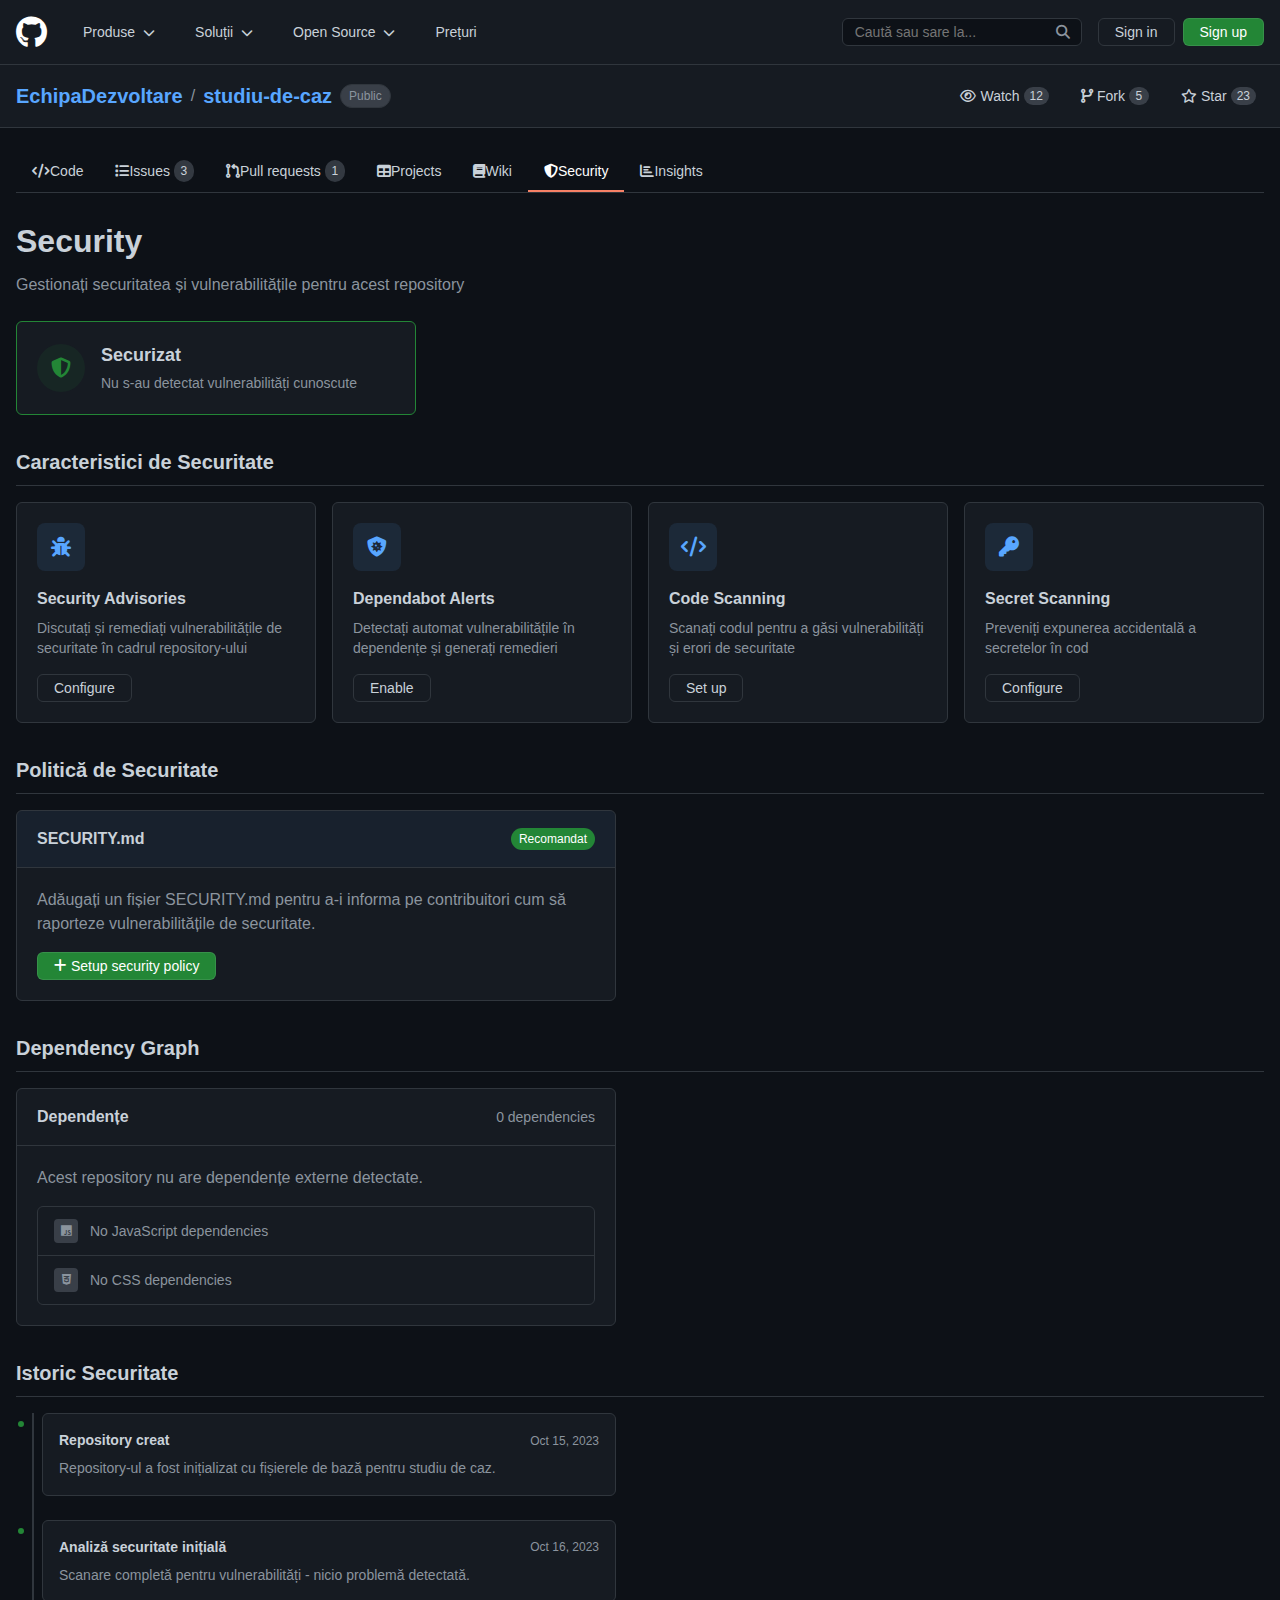
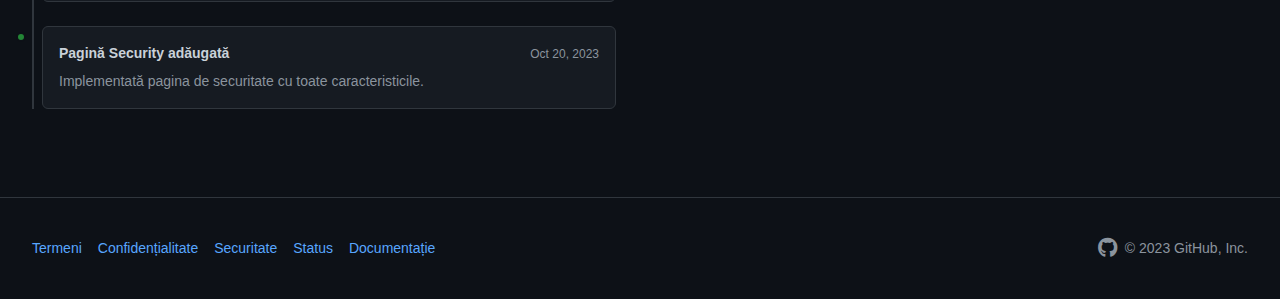
<file: security.html>
<!DOCTYPE html>
<html lang="ro">
<head>
    <meta charset="UTF-8">
    <meta name="viewport" content="width=device-width, initial-scale=1.0">
    <title>Security · studiu-de-caz · GitHub</title>
    <link rel="stylesheet" href="https://cdnjs.cloudflare.com/ajax/libs/font-awesome/6.4.0/css/all.min.css">
    <link rel="stylesheet" href="styles.css">
</head>
<body>
    <!-- Header -->
    <header class="header">
        <div class="header-container">
            <div class="logo">
                <i class="fab fa-github logo-icon"></i>
            </div>
            <nav class="nav">
                <div class="nav-item dropdown">
                    <span>Produse <i class="fas fa-chevron-down"></i></span>
                </div>
                <div class="nav-item dropdown">
                    <span>Soluții <i class="fas fa-chevron-down"></i></span>
                </div>
                <div class="nav-item dropdown">
                    <span>Open Source <i class="fas fa-chevron-down"></i></span>
                </div>
                <div class="nav-item">
                    <a href="#preturi">Prețuri</a>
                </div>
            </nav>
            <div class="header-actions">
                <div class="search-box">
                    <input type="text" placeholder="Caută sau sare la...">
                    <i class="fas fa-search"></i>
                </div>
                <button class="btn-sign-in">Sign in</button>
                <button class="btn-sign-up">Sign up</button>
            </div>
        </div>
    </header>

    <!-- Secondary Navigation -->
    <div class="secondary-nav">
        <div class="container">
            <div class="repo-info">
                <div class="repo-owner">
                    <a href="index.html" class="owner-link">EchipaDezvoltare</a>
                    <span class="separator">/</span>
                    <a href="index.html" class="repo-link">studiu-de-caz</a>
                    <span class="repo-visibility">Public</span>
                </div>
                <div class="repo-stats">
                    <a href="#" class="stat-link">
                        <i class="far fa-eye"></i>
                        <span>Watch</span>
                        <span class="stat-count">12</span>
                    </a>
                    <a href="#" class="stat-link">
                        <i class="fas fa-code-branch"></i>
                        <span>Fork</span>
                        <span class="stat-count">5</span>
                    </a>
                    <a href="#" class="stat-link">
                        <i class="far fa-star"></i>
                        <span>Star</span>
                        <span class="stat-count">23</span>
                    </a>
                </div>
            </div>
        </div>
    </div>

    <!-- Main Content -->
    <main class="main">
        <div class="container">
            <!-- Content Tabs -->
            <div class="content-tabs">
                <div class="tabs">
                    <a href="index.html" class="tab">
                        <i class="fas fa-code"></i> Code
                    </a>
                    <a href="issues.html" class="tab">
                        <i class="fas fa-list"></i> Issues
                        <span class="badge">3</span>
                    </a>
                    <a href="pull-requests.html" class="tab">
                        <i class="fas fa-code-pull-request"></i> Pull requests
                        <span class="badge">1</span>
                    </a>
                    <a href="projects.html" class="tab">
                        <i class="fas fa-table"></i> Projects
                    </a>
                    <a href="wiki.html" class="tab">
                        <i class="fas fa-book"></i> Wiki
                    </a>
                    <a href="security.html" class="tab active">
                        <i class="fas fa-shield-alt"></i> Security
                    </a>
                    <a href="insights.html" class="tab">
                        <i class="fas fa-chart-bar"></i> Insights
                    </a>
                </div>
            </div>

            <!-- Security Overview -->
            <div class="security-overview">
                <div class="security-header">
                    <h1>Security</h1>
                    <p>Gestionați securitatea și vulnerabilitățile pentru acest repository</p>
                </div>

                <div class="security-status">
                    <div class="status-card secure">
                        <div class="status-icon">
                            <i class="fas fa-shield-alt"></i>
                        </div>
                        <div class="status-content">
                            <h3>Securizat</h3>
                            <p>Nu s-au detectat vulnerabilități cunoscute</p>
                        </div>
                    </div>
                </div>
            </div>

            <!-- Security Features -->
            <div class="security-features">
                <h2>Caracteristici de Securitate</h2>
                <div class="features-grid">
                    <div class="feature-card">
                        <div class="feature-icon">
                            <i class="fas fa-bug"></i>
                        </div>
                        <div class="feature-content">
                            <h3>Security Advisories</h3>
                            <p>Discutați și remediați vulnerabilitățile de securitate în cadrul repository-ului</p>
                            <button class="btn btn-outline">Configure</button>
                        </div>
                    </div>
                    <div class="feature-card">
                        <div class="feature-icon">
                            <i class="fas fa-shield-virus"></i>
                        </div>
                        <div class="feature-content">
                            <h3>Dependabot Alerts</h3>
                            <p>Detectați automat vulnerabilitățile în dependențe și generați remedieri</p>
                            <button class="btn btn-outline">Enable</button>
                        </div>
                    </div>
                    <div class="feature-card">
                        <div class="feature-icon">
                            <i class="fas fa-code"></i>
                        </div>
                        <div class="feature-content">
                            <h3>Code Scanning</h3>
                            <p>Scanați codul pentru a găsi vulnerabilități și erori de securitate</p>
                            <button class="btn btn-outline">Set up</button>
                        </div>
                    </div>
                    <div class="feature-card">
                        <div class="feature-icon">
                            <i class="fas fa-key"></i>
                        </div>
                        <div class="feature-content">
                            <h3>Secret Scanning</h3>
                            <p>Preveniți expunerea accidentală a secretelor în cod</p>
                            <button class="btn btn-outline">Configure</button>
                        </div>
                    </div>
                </div>
            </div>

            <!-- Security Policy -->
            <div class="security-policy">
                <h2>Politică de Securitate</h2>
                <div class="policy-card">
                    <div class="policy-header">
                        <h3>SECURITY.md</h3>
                        <span class="policy-status">Recomandat</span>
                    </div>
                    <div class="policy-content">
                        <p>Adăugați un fișier SECURITY.md pentru a-i informa pe contribuitori cum să raporteze vulnerabilitățile de securitate.</p>
                        <div class="policy-actions">
                            <button class="btn btn-primary">
                                <i class="fas fa-plus"></i> Setup security policy
                            </button>
                        </div>
                    </div>
                </div>
            </div>

            <!-- Dependency Graph -->
            <div class="dependency-graph">
                <h2>Dependency Graph</h2>
                <div class="graph-card">
                    <div class="graph-header">
                        <h3>Dependențe</h3>
                        <span class="graph-status">0 dependencies</span>
                    </div>
                    <div class="graph-content">
                        <p>Acest repository nu are dependențe externe detectate.</p>
                        <div class="dependency-list">
                            <div class="dependency-item">
                                <div class="dep-icon">
                                    <i class="fab fa-js"></i>
                                </div>
                                <div class="dep-info">
                                    <span class="dep-name">No JavaScript dependencies</span>
                                </div>
                            </div>
                            <div class="dependency-item">
                                <div class="dep-icon">
                                    <i class="fab fa-css3-alt"></i>
                                </div>
                                <div class="dep-info">
                                    <span class="dep-name">No CSS dependencies</span>
                                </div>
                            </div>
                        </div>
                    </div>
                </div>
            </div>

            <!-- Security History -->
            <div class="security-history">
                <h2>Istoric Securitate</h2>
                <div class="history-timeline">
                    <div class="timeline-item">
                        <div class="timeline-marker"></div>
                        <div class="timeline-content">
                            <div class="timeline-header">
                                <span class="timeline-title">Repository creat</span>
                                <span class="timeline-date">Oct 15, 2023</span>
                            </div>
                            <p>Repository-ul a fost inițializat cu fișierele de bază pentru studiu de caz.</p>
                        </div>
                    </div>
                    <div class="timeline-item">
                        <div class="timeline-marker"></div>
                        <div class="timeline-content">
                            <div class="timeline-header">
                                <span class="timeline-title">Analiză securitate inițială</span>
                                <span class="timeline-date">Oct 16, 2023</span>
                            </div>
                            <p>Scanare completă pentru vulnerabilități - nicio problemă detectată.</p>
                        </div>
                    </div>
                    <div class="timeline-item">
                        <div class="timeline-marker"></div>
                        <div class="timeline-content">
                            <div class="timeline-header">
                                <span class="timeline-title">Pagină Security adăugată</span>
                                <span class="timeline-date">Oct 20, 2023</span>
                            </div>
                            <p>Implementată pagina de securitate cu toate caracteristicile.</p>
                        </div>
                    </div>
                </div>
            </div>
        </div>
    </main>

    <!-- Footer -->
    <footer class="footer">
        <div class="container">
            <div class="footer-content">
                <div class="footer-links">
                    <a href="#">Termeni</a>
                    <a href="#">Confidențialitate</a>
                    <a href="#">Securitate</a>
                    <a href="#">Status</a>
                    <a href="#">Documentație</a>
                </div>
                <div class="footer-copyright">
                    <i class="fab fa-github"></i>
                    <span>© 2023 GitHub, Inc.</span>
                </div>
            </div>
        </div>
    </footer>

    <script src="script.js"></script>
</body>
</html>
</file>
<file: styles.css>
:root {
    --github-dark: #0d1117;
    --github-dark-secondary: #161b22;
    --github-dark-border: #30363d;
    --github-text: #c9d1d9;
    --github-text-secondary: #8b949e;
    --github-blue: #58a6ff;
    --github-green: #238636;
    --github-green-light: #2ea043;
    --github-purple: #8957e5;
    --github-orange: #db6d28;
    --github-red: #f85149;
    --github-yellow: #d29922;
}

* {
    margin: 0;
    padding: 0;
    box-sizing: border-box;
    font-family: -apple-system, BlinkMacSystemFont, 'Segoe UI', Roboto, Oxygen, Ubuntu, Cantarell, 'Open Sans', sans-serif;
}

body {
    background-color: var(--github-dark);
    color: var(--github-text);
    line-height: 1.5;
    min-height: 100vh;
}

/* Header */
.header {
    background-color: var(--github-dark-secondary);
    border-bottom: 1px solid var(--github-dark-border);
    padding: 16px;
    position: sticky;
    top: 0;
    z-index: 1000;
}

.header-container {
    display: flex;
    align-items: center;
    max-width: 1280px;
    margin: 0 auto;
}

.logo {
    display: flex;
    align-items: center;
    margin-right: 16px;
    font-weight: 600;
    color: white;
    text-decoration: none;
}

.logo-icon {
    color: white;
    margin-right: 8px;
    font-size: 32px;
}

.nav {
    display: flex;
    flex-grow: 1;
}

.nav-item {
    margin-right: 16px;
    position: relative;
}

.nav-item a, .nav-item span {
    color: var(--github-text);
    text-decoration: none;
    font-size: 14px;
    font-weight: 500;
    cursor: pointer;
    padding: 8px 12px;
    border-radius: 6px;
    transition: background-color 0.2s;
}

.nav-item a:hover, .nav-item span:hover {
    background-color: rgba(255, 255, 255, 0.1);
}

.dropdown i {
    font-size: 12px;
    margin-left: 4px;
}

.header-actions {
    display: flex;
    align-items: center;
}

.search-box {
    position: relative;
    margin-right: 16px;
}

.search-box input {
    background-color: var(--github-dark);
    border: 1px solid var(--github-dark-border);
    border-radius: 6px;
    padding: 5px 12px;
    width: 240px;
    color: var(--github-text);
    font-size: 14px;
    transition: all 0.2s;
}

.search-box input:focus {
    outline: none;
    border-color: var(--github-blue);
    box-shadow: 0 0 0 2px rgba(88, 166, 255, 0.3);
    width: 320px;
}

.search-box i {
    position: absolute;
    right: 12px;
    top: 50%;
    transform: translateY(-50%);
    color: var(--github-text-secondary);
    font-size: 14px;
}

.btn-sign-in, .btn-sign-up {
    padding: 5px 16px;
    border-radius: 6px;
    font-size: 14px;
    font-weight: 500;
    cursor: pointer;
    transition: all 0.2s;
    border: 1px solid;
}

.btn-sign-in {
    background-color: transparent;
    border-color: var(--github-dark-border);
    color: var(--github-text);
    margin-right: 8px;
}

.btn-sign-in:hover {
    background-color: rgba(255, 255, 255, 0.1);
    border-color: var(--github-text-secondary);
}

.btn-sign-up {
    background-color: var(--github-green);
    border-color: rgba(240, 246, 252, 0.1);
    color: white;
}

.btn-sign-up:hover {
    background-color: var(--github-green-light);
}

/* Container */
.container {
    max-width: 1280px;
    margin: 0 auto;
    padding: 0 16px;
}

/* Secondary Navigation */
.secondary-nav {
    background-color: var(--github-dark-secondary);
    border-bottom: 1px solid var(--github-dark-border);
    padding: 16px 0;
}

.repo-info {
    display: flex;
    justify-content: space-between;
    align-items: center;
}

.repo-owner {
    display: flex;
    align-items: center;
}

.owner-link, .repo-link {
    color: var(--github-blue);
    text-decoration: none;
    font-size: 20px;
    font-weight: 600;
    transition: color 0.2s;
}

.owner-link:hover, .repo-link:hover {
    color: var(--github-blue);
    text-decoration: underline;
}

.separator {
    margin: 0 8px;
    color: var(--github-text-secondary);
}

.repo-visibility {
    background-color: rgba(110, 118, 129, 0.4);
    border: 1px solid var(--github-dark-border);
    border-radius: 12px;
    padding: 2px 8px;
    font-size: 12px;
    margin-left: 8px;
    color: var(--github-text-secondary);
}

.repo-stats {
    display: flex;
}

.stat-link {
    display: flex;
    align-items: center;
    color: var(--github-text);
    text-decoration: none;
    margin-left: 16px;
    padding: 4px 8px;
    border-radius: 6px;
    transition: background-color 0.2s;
    font-size: 14px;
}

.stat-link:hover {
    background-color: rgba(255, 255, 255, 0.1);
}

.stat-link i {
    margin-right: 4px;
}

.stat-count {
    background-color: rgba(110, 118, 129, 0.4);
    border-radius: 12px;
    padding: 0 6px;
    font-size: 12px;
    margin-left: 4px;
    min-width: 20px;
    text-align: center;
}

/* Main Content */
.main {
    padding: 24px 0;
    min-height: calc(100vh - 200px);
}

/* Content Tabs */
.content-tabs {
    margin-bottom: 24px;
    border-bottom: 1px solid var(--github-dark-border);
}

.tabs {
    display: flex;
    overflow-x: auto;
}

.tab {
    display: flex;
    align-items: center;
    padding: 8px 16px;
    background: none;
    border: none;
    color: var(--github-text);
    font-size: 14px;
    cursor: pointer;
    border-bottom: 2px solid transparent;
    transition: all 0.2s;
    text-decoration: none;
    white-space: nowrap;
}

.tab.active {
    color: white;
    border-bottom-color: #f78166;
    font-weight: 500;
}

.tab:hover {
    color: white;
    background-color: rgba(255, 255, 255, 0.1);
}

.badge {
    background-color: rgba(110, 118, 129, 0.4);
    border-radius: 12px;
    padding: 2px 6px;
    font-size: 12px;
    margin-left: 4px;
    min-width: 20px;
    text-align: center;
}

/* Buttons */
.btn {
    display: inline-flex;
    align-items: center;
    padding: 5px 16px;
    border-radius: 6px;
    font-size: 14px;
    font-weight: 500;
    cursor: pointer;
    transition: all 0.2s;
    border: 1px solid;
    text-decoration: none;
    background: none;
    color: var(--github-text);
}

.btn:hover {
    transform: translateY(-1px);
}

.btn-outline {
    background-color: var(--github-dark-secondary);
    border-color: var(--github-dark-border);
    color: var(--github-text);
}

.btn-outline:hover {
    background-color: rgba(255, 255, 255, 0.05);
    border-color: var(--github-text-secondary);
}

.btn-primary {
    background-color: var(--github-green);
    border-color: rgba(240, 246, 252, 0.1);
    color: white;
}

.btn-primary:hover {
    background-color: var(--github-green-light);
}

.btn-sm {
    padding: 3px 12px;
    font-size: 12px;
}

.btn i {
    margin-right: 4px;
}

/* ========== INDEX.HTML STYLES ========== */

/* Branch Selector */
.branch-selector {
    display: flex;
    justify-content: space-between;
    align-items: center;
    padding: 16px 0;
    border-bottom: 1px solid var(--github-dark-border);
    margin-bottom: 16px;
}

.branch-info {
    display: flex;
    align-items: center;
}

.branch-dropdown {
    display: flex;
    align-items: center;
    padding: 4px 12px;
    border: 1px solid var(--github-dark-border);
    border-radius: 6px;
    cursor: pointer;
    transition: background-color 0.2s;
}

.branch-dropdown:hover {
    background-color: rgba(255, 255, 255, 0.05);
}

.branch-dropdown i:first-child {
    margin-right: 8px;
    color: var(--github-text-secondary);
}

.branch-name {
    font-weight: 600;
    margin: 0 8px;
}

.branch-stats {
    margin-left: 16px;
    color: var(--github-text-secondary);
    font-size: 14px;
}

.branches, .tags {
    margin-right: 16px;
}

.branch-actions {
    display: flex;
}

/* File Browser */
.file-browser {
    border: 1px solid var(--github-dark-border);
    border-radius: 6px;
    overflow: hidden;
}

.file-header {
    display: flex;
    justify-content: space-between;
    align-items: center;
    padding: 16px;
    background-color: var(--github-dark-secondary);
    border-bottom: 1px solid var(--github-dark-border);
}

.file-path {
    display: flex;
    align-items: center;
    font-weight: 600;
}

.file-path i {
    margin-right: 8px;
    color: var(--github-text-secondary);
}

.file-list {
    background-color: var(--github-dark);
}

.file-item {
    display: flex;
    align-items: center;
    padding: 8px 16px;
    border-bottom: 1px solid var(--github-dark-border);
    transition: background-color 0.2s;
    cursor: pointer;
}

.file-item:hover {
    background-color: rgba(255, 255, 255, 0.03);
}

.file-icon {
    width: 24px;
    margin-right: 8px;
    color: var(--github-text-secondary);
    text-align: center;
}

.file-name {
    flex: 1;
}

.file-name a {
    color: var(--github-blue);
    text-decoration: none;
}

.file-name a:hover {
    text-decoration: underline;
}

.file-message {
    color: var(--github-text-secondary);
    font-size: 14px;
    margin-right: 16px;
}

.file-time {
    color: var(--github-text-secondary);
    font-size: 12px;
}

/* README Preview */
.readme-preview {
    border-top: 1px solid var(--github-dark-border);
}

.readme-header {
    display: flex;
    justify-content: space-between;
    align-items: center;
    padding: 16px;
    background-color: var(--github-dark-secondary);
    border-bottom: 1px solid var(--github-dark-border);
}

.readme-title {
    display: flex;
    align-items: center;
    font-weight: 600;
}

.readme-title i {
    margin-right: 8px;
    color: var(--github-text-secondary);
}

/* ========== ISSUES.HTML STYLES ========== */

.issues-header, .pr-header {
    display: flex;
    justify-content: space-between;
    align-items: center;
    padding: 16px 0;
    border-bottom: 1px solid var(--github-dark-border);
    margin-bottom: 16px;
}

.issues-filters, .pr-filters {
    display: flex;
    align-items: center;
}

.filter-group {
    display: flex;
    border: 1px solid var(--github-dark-border);
    border-radius: 6px;
    overflow: hidden;
    margin-right: 16px;
}

.filter-btn {
    background-color: var(--github-dark-secondary);
    border: none;
    padding: 6px 12px;
    color: var(--github-text);
    cursor: pointer;
    transition: background-color 0.2s;
    font-size: 14px;
    border-right: 1px solid var(--github-dark-border);
}

.filter-btn:last-child {
    border-right: none;
}

.filter-btn.active {
    background-color: var(--github-blue);
    color: white;
}

.filter-btn:not(.active):hover {
    background-color: rgba(255, 255, 255, 0.05);
}

/* Issues List */
.issues-list, .pr-list {
    border: 1px solid var(--github-dark-border);
    border-radius: 6px;
    overflow: hidden;
}

.issue-item, .pr-item {
    display: flex;
    align-items: flex-start;
    padding: 16px;
    border-bottom: 1px solid var(--github-dark-border);
    transition: background-color 0.2s;
    cursor: pointer;
}

.issue-item:hover, .pr-item:hover {
    background-color: rgba(255, 255, 255, 0.03);
}

.issue-item:last-child, .pr-item:last-child {
    border-bottom: none;
}

.issue-status, .pr-status {
    margin-right: 8px;
    margin-top: 2px;
}

.issue-item.open .issue-status {
    color: var(--github-green);
}

.issue-item.closed .issue-status {
    color: var(--github-purple);
}

.pr-item.open .pr-status {
    color: var(--github-green);
}

.issue-content, .pr-content {
    flex: 1;
}

.issue-title, .pr-title {
    margin-bottom: 4px;
}

.issue-link, .pr-link {
    color: var(--github-text);
    text-decoration: none;
    font-weight: 600;
    font-size: 16px;
}

.issue-link:hover, .pr-link:hover {
    color: var(--github-blue);
}

.issue-labels {
    margin-left: 8px;
}

.label {
    display: inline-block;
    padding: 2px 8px;
    border-radius: 12px;
    font-size: 12px;
    font-weight: 500;
    margin-right: 4px;
}

.label.enhancement {
    background-color: #a2eeef;
    color: #1c7c7d;
}

.label.good-first-issue {
    background-color: #7057ff;
    color: white;
}

.label.bug {
    background-color: #d73a4a;
    color: white;
}

.label.documentation {
    background-color: #0075ca;
    color: white;
}

.issue-meta, .pr-meta {
    color: var(--github-text-secondary);
    font-size: 12px;
}

.issue-meta a, .pr-meta a {
    color: var(--github-blue);
    text-decoration: none;
}

.issue-meta a:hover, .pr-meta a:hover {
    text-decoration: underline;
}

.issue-comments, .pr-comments {
    display: flex;
    align-items: center;
    color: var(--github-text-secondary);
    font-size: 12px;
}

.issue-comments i, .pr-comments i {
    margin-right: 4px;
}

/* PR Checks */
.pr-checks {
    margin-top: 8px;
}

.check-status {
    display: inline-flex;
    align-items: center;
    padding: 4px 8px;
    border-radius: 6px;
    font-size: 12px;
}

.check-status.success {
    background-color: rgba(35, 134, 54, 0.1);
    color: var(--github-green);
    border: 1px solid rgba(35, 134, 54, 0.4);
}

/* ========== PROJECTS.HTML STYLES ========== */

/* Page Header */
.page-header {
    display: flex;
    justify-content: space-between;
    align-items: flex-start;
    margin-bottom: 24px;
    padding-bottom: 16px;
    border-bottom: 1px solid var(--github-dark-border);
}

.header-content h1 {
    font-size: 32px;
    margin-bottom: 8px;
}

.header-content p {
    color: var(--github-text-secondary);
}

/* Projects Grid */
.projects-grid {
    display: grid;
    grid-template-columns: repeat(auto-fill, minmax(300px, 1fr));
    gap: 16px;
    margin-bottom: 32px;
}

.project-card {
    background-color: var(--github-dark-secondary);
    border: 1px solid var(--github-dark-border);
    border-radius: 6px;
    padding: 16px;
    transition: all 0.2s;
    cursor: pointer;
}

.project-card:hover {
    transform: translateY(-2px);
    border-color: var(--github-blue);
    box-shadow: 0 4px 12px rgba(0, 0, 0, 0.15);
}

.project-header {
    display: flex;
    align-items: flex-start;
    margin-bottom: 12px;
}

.project-icon {
    width: 40px;
    height: 40px;
    background: rgba(88, 166, 255, 0.1);
    border-radius: 6px;
    display: flex;
    align-items: center;
    justify-content: center;
    margin-right: 12px;
    color: var(--github-blue);
}

.project-title h3 {
    font-size: 16px;
    margin-bottom: 4px;
}

.project-type {
    background: rgba(110, 118, 129, 0.4);
    padding: 2px 6px;
    border-radius: 12px;
    font-size: 12px;
    color: var(--github-text-secondary);
}

.project-description {
    color: var(--github-text-secondary);
    font-size: 14px;
    margin-bottom: 16px;
    line-height: 1.4;
}

.project-stats {
    display: flex;
    gap: 16px;
    margin-bottom: 16px;
}

.stat {
    display: flex;
    align-items: center;
    color: var(--github-text-secondary);
    font-size: 12px;
}

.stat i {
    margin-right: 4px;
}

.project-members {
    display: flex;
    justify-content: space-between;
    align-items: center;
}

.members {
    display: flex;
    align-items: center;
}

.members img {
    width: 20px;
    height: 20px;
    border-radius: 50%;
    margin-right: 4px;
    border: 1px solid var(--github-dark-border);
}

.more-members {
    background: var(--github-dark);
    color: var(--github-text-secondary);
    width: 20px;
    height: 20px;
    border-radius: 50%;
    display: flex;
    align-items: center;
    justify-content: center;
    font-size: 10px;
    margin-left: 4px;
}

.new-project {
    border: 2px dashed var(--github-dark-border);
    background: transparent;
    display: flex;
    align-items: center;
    justify-content: center;
    min-height: 140px;
}

.new-project-content {
    text-align: center;
    color: var(--github-text-secondary);
}

.new-project-content i {
    font-size: 24px;
    margin-bottom: 8px;
    color: var(--github-blue);
}

.new-project-content h3 {
    margin-bottom: 4px;
    color: var(--github-text);
}

.new-project-content p {
    font-size: 14px;
}

/* Activity Section */
.activity-section {
    margin-top: 32px;
}

.activity-section h2 {
    font-size: 20px;
    margin-bottom: 16px;
    padding-bottom: 8px;
    border-bottom: 1px solid var(--github-dark-border);
}

.activity-list {
    border: 1px solid var(--github-dark-border);
    border-radius: 6px;
    overflow: hidden;
}

.activity-item {
    display: flex;
    align-items: flex-start;
    padding: 12px 16px;
    border-bottom: 1px solid var(--github-dark-border);
    transition: background-color 0.2s;
}

.activity-item:hover {
    background-color: rgba(255, 255, 255, 0.03);
}

.activity-item:last-child {
    border-bottom: none;
}

.activity-icon {
    width: 16px;
    height: 16px;
    background: var(--github-green);
    border-radius: 50%;
    display: flex;
    align-items: center;
    justify-content: center;
    margin-right: 12px;
    margin-top: 2px;
    color: white;
    font-size: 8px;
}

.activity-content p {
    margin-bottom: 4px;
    font-size: 14px;
}

.activity-content a {
    color: var(--github-blue);
    text-decoration: none;
}

.activity-content a:hover {
    text-decoration: underline;
}

.activity-time {
    color: var(--github-text-secondary);
    font-size: 12px;
}

/* ========== INSIGHTS.HTML STYLES ========== */

/* Insights Navigation */
.insights-nav {
    margin-bottom: 24px;
    border-bottom: 1px solid var(--github-dark-border);
}

.insights-tabs {
    display: flex;
    overflow-x: auto;
}

.insight-tab {
    padding: 8px 16px;
    color: var(--github-text);
    text-decoration: none;
    font-size: 14px;
    border-bottom: 2px solid transparent;
    transition: all 0.2s;
    white-space: nowrap;
}

.insight-tab.active {
    color: white;
    border-bottom-color: #f78166;
    font-weight: 500;
}

.insight-tab:hover {
    color: white;
    background-color: rgba(255, 255, 255, 0.1);
}

/* Insights Sections */
.insights-section {
    margin-bottom: 32px;
}

.insights-section h2 {
    font-size: 20px;
    margin-bottom: 16px;
    padding-bottom: 8px;
    border-bottom: 1px solid var(--github-dark-border);
}

/* Metrics Grid */
.metrics-grid {
    display: grid;
    grid-template-columns: repeat(auto-fit, minmax(200px, 1fr));
    gap: 16px;
    margin-bottom: 24px;
}

.metric-card {
    background-color: var(--github-dark-secondary);
    border: 1px solid var(--github-dark-border);
    border-radius: 6px;
    padding: 20px;
    text-align: center;
}

.metric-value {
    font-size: 32px;
    font-weight: 600;
    margin-bottom: 8px;
    color: var(--github-blue);
}

.metric-label {
    color: var(--github-text-secondary);
    font-size: 14px;
    margin-bottom: 8px;
}

.metric-trend {
    font-size: 12px;
    display: flex;
    align-items: center;
    justify-content: center;
}

.metric-trend.up {
    color: var(--github-green);
}

.metric-trend.down {
    color: var(--github-red);
}

.metric-trend.neutral {
    color: var(--github-text-secondary);
}

.metric-trend i {
    margin-right: 4px;
}

/* Contributors List */
.contributors-list {
    border: 1px solid var(--github-dark-border);
    border-radius: 6px;
    overflow: hidden;
}

.contributor {
    display: flex;
    align-items: center;
    padding: 16px;
    border-bottom: 1px solid var(--github-dark-border);
    transition: background-color 0.2s;
}

.contributor:hover {
    background-color: rgba(255, 255, 255, 0.03);
}

.contributor:last-child {
    border-bottom: none;
}

.contributor-avatar {
    width: 40px;
    height: 40px;
    border-radius: 50%;
    margin-right: 16px;
    border: 2px solid var(--github-dark-border);
}

.contributor-info {
    flex: 1;
}

.contributor-name {
    font-weight: 600;
    margin-bottom: 4px;
}

.contributor-stats {
    display: flex;
    gap: 12px;
}

.contributor-stats .stat {
    background: rgba(110, 118, 129, 0.4);
    padding: 2px 8px;
    border-radius: 12px;
    font-size: 11px;
}

.contributor-chart {
    width: 100px;
}

.commit-graph {
    display: flex;
    align-items: flex-end;
    height: 20px;
    gap: 2px;
}

.commit-day {
    flex: 1;
    background: var(--github-green);
    border-radius: 1px;
    min-height: 2px;
}

/* Traffic Stats */
.traffic-stats {
    display: grid;
    grid-template-columns: repeat(auto-fit, minmax(200px, 1fr));
    gap: 16px;
}

.traffic-card {
    background-color: var(--github-dark-secondary);
    border: 1px solid var(--github-dark-border);
    border-radius: 6px;
    padding: 20px;
    text-align: center;
}

.traffic-card h3 {
    font-size: 14px;
    color: var(--github-text-secondary);
    margin-bottom: 8px;
}

.traffic-value {
    font-size: 32px;
    font-weight: 600;
    margin-bottom: 4px;
    color: var(--github-blue);
}

.traffic-period {
    color: var(--github-text-secondary);
    font-size: 12px;
    margin-bottom: 16px;
}

.traffic-chart {
    display: flex;
    align-items: flex-end;
    height: 40px;
    gap: 3px;
    justify-content: center;
}

.traffic-bar {
    width: 8px;
    background: var(--github-blue);
    border-radius: 2px;
    min-height: 4px;
}

/* Commit Activity */
.commit-activity {
    display: grid;
    grid-template-columns: 2fr 1fr;
    gap: 24px;
}

.calendar-placeholder {
    background: var(--github-dark-secondary);
    border: 1px solid var(--github-dark-border);
    border-radius: 6px;
    padding: 40px;
    text-align: center;
    color: var(--github-text-secondary);
}

.calendar-placeholder i {
    font-size: 48px;
    margin-bottom: 16px;
    color: var(--github-blue);
}

.commit-summary {
    background: var(--github-dark-secondary);
    border: 1px solid var(--github-dark-border);
    border-radius: 6px;
    padding: 20px;
}

.commit-summary h3 {
    margin-bottom: 16px;
    font-size: 16px;
}

.commit-stats {
    display: flex;
    flex-direction: column;
    gap: 12px;
}

.commit-stat {
    display: flex;
    justify-content: space-between;
    align-items: center;
    padding-bottom: 8px;
    border-bottom: 1px solid var(--github-dark-border);
}

.commit-stat:last-child {
    border-bottom: none;
    padding-bottom: 0;
}

.stat-value {
    font-size: 18px;
    font-weight: 600;
    color: var(--github-blue);
}

.stat-label {
    color: var(--github-text-secondary);
    font-size: 14px;
}

/* ========== WIKI.HTML STYLES ========== */

/* Wiki Container */
.wiki-container {
    display: grid;
    grid-template-columns: 250px 1fr;
    gap: 24px;
}

.wiki-sidebar {
    background-color: var(--github-dark-secondary);
    border: 1px solid var(--github-dark-border);
    border-radius: 6px;
    padding: 16px;
    height: fit-content;
    position: sticky;
    top: 100px;
}

.sidebar-header {
    display: flex;
    justify-content: space-between;
    align-items: center;
    margin-bottom: 16px;
    padding-bottom: 12px;
    border-bottom: 1px solid var(--github-dark-border);
}

.sidebar-header h3 {
    font-size: 16px;
}

.wiki-pages {
    margin-bottom: 24px;
}

.wiki-page {
    margin-bottom: 8px;
}

.wiki-page a {
    display: flex;
    align-items: center;
    padding: 8px 12px;
    color: var(--github-text);
    text-decoration: none;
    border-radius: 6px;
    transition: background-color 0.2s;
    font-size: 14px;
}

.wiki-page a:hover {
    background-color: rgba(255, 255, 255, 0.05);
}

.wiki-page.active a {
    background-color: rgba(88, 166, 255, 0.1);
    color: var(--github-blue);
    font-weight: 500;
}

.wiki-page i {
    margin-right: 8px;
    width: 16px;
    text-align: center;
}

.sidebar-footer {
    border-top: 1px solid var(--github-dark-border);
    padding-top: 16px;
}

.recent-activity h4 {
    font-size: 14px;
    margin-bottom: 12px;
    color: var(--github-text-secondary);
}

.activity-item {
    display: flex;
    justify-content: space-between;
    align-items: center;
    margin-bottom: 8px;
    font-size: 12px;
}

.page-name {
    color: var(--github-blue);
}

.activity-time {
    color: var(--github-text-secondary);
}

/* Wiki Content */
.wiki-content {
    background-color: var(--github-dark);
    border: 1px solid var(--github-dark-border);
    border-radius: 6px;
    overflow: hidden;
}

.wiki-header {
    display: flex;
    justify-content: space-between;
    align-items: flex-start;
    padding: 24px;
    background-color: var(--github-dark-secondary);
    border-bottom: 1px solid var(--github-dark-border);
}

.wiki-title h1 {
    font-size: 32px;
    margin-bottom: 8px;
}

.markdown-body {
    padding: 32px;
}

.wiki-toc {
    background: var(--github-dark-secondary);
    border: 1px solid var(--github-dark-border);
    border-radius: 6px;
    padding: 16px;
    margin-bottom: 24px;
}

.wiki-toc h3 {
    margin-bottom: 12px;
    font-size: 16px;
}

.wiki-toc ul {
    list-style: none;
    padding-left: 0;
}

.wiki-toc li {
    margin-bottom: 6px;
}

.wiki-toc a {
    color: var(--github-blue);
    text-decoration: none;
    font-size: 14px;
}

.wiki-toc a:hover {
    text-decoration: underline;
}

.tech-grid {
    display: grid;
    grid-template-columns: repeat(auto-fit, minmax(200px, 1fr));
    gap: 16px;
    margin: 16px 0;
}

.tech-item {
    display: flex;
    align-items: center;
    padding: 12px;
    background: var(--github-dark-secondary);
    border: 1px solid var(--github-dark-border);
    border-radius: 6px;
}

.tech-icon {
    width: 40px;
    height: 40px;
    background: rgba(88, 166, 255, 0.1);
    border-radius: 6px;
    display: flex;
    align-items: center;
    justify-content: center;
    margin-right: 12px;
    color: var(--github-blue);
    font-size: 20px;
}

.tech-info h4 {
    margin-bottom: 4px;
    font-size: 14px;
}

.tech-info p {
    color: var(--github-text-secondary);
    font-size: 12px;
}

.wiki-footer {
    display: flex;
    justify-content: space-between;
    align-items: center;
    margin-top: 32px;
    padding-top: 16px;
    border-top: 1px solid var(--github-dark-border);
    font-size: 14px;
}

.last-updated {
    color: var(--github-text-secondary);
}

.contributors {
    display: flex;
    align-items: center;
}

.contributors strong {
    margin-right: 8px;
    color: var(--github-text-secondary);
}

.contributors img {
    width: 20px;
    height: 20px;
    border-radius: 50%;
    margin-left: 4px;
    border: 1px solid var(--github-dark-border);
}

/* ========== SECURITY.HTML STYLES ========== */

/* Security Overview */
.security-overview {
    margin-bottom: 32px;
}

.security-header {
    margin-bottom: 24px;
}

.security-header h1 {
    font-size: 32px;
    margin-bottom: 8px;
}

.security-header p {
    color: var(--github-text-secondary);
}

.security-status {
    margin-bottom: 24px;
}

.status-card {
    display: flex;
    align-items: center;
    padding: 20px;
    background: var(--github-dark-secondary);
    border: 1px solid var(--github-dark-border);
    border-radius: 6px;
    max-width: 400px;
}

.status-card.secure {
    border-color: var(--github-green);
}

.status-icon {
    width: 48px;
    height: 48px;
    background: rgba(35, 134, 54, 0.1);
    border-radius: 50%;
    display: flex;
    align-items: center;
    justify-content: center;
    margin-right: 16px;
    color: var(--github-green);
    font-size: 20px;
}

.status-content h3 {
    margin-bottom: 4px;
    font-size: 18px;
}

.status-content p {
    color: var(--github-text-secondary);
    font-size: 14px;
}

/* Security Features */
.security-features {
    margin-bottom: 32px;
}

.security-features h2 {
    font-size: 20px;
    margin-bottom: 16px;
    padding-bottom: 8px;
    border-bottom: 1px solid var(--github-dark-border);
}

.features-grid {
    display: grid;
    grid-template-columns: repeat(auto-fit, minmax(280px, 1fr));
    gap: 16px;
}

.feature-card {
    background: var(--github-dark-secondary);
    border: 1px solid var(--github-dark-border);
    border-radius: 6px;
    padding: 20px;
    transition: all 0.2s;
}

.feature-card:hover {
    border-color: var(--github-blue);
    transform: translateY(-2px);
}

.feature-icon {
    width: 48px;
    height: 48px;
    background: rgba(88, 166, 255, 0.1);
    border-radius: 8px;
    display: flex;
    align-items: center;
    justify-content: center;
    margin-bottom: 16px;
    color: var(--github-blue);
    font-size: 20px;
}

.feature-content h3 {
    margin-bottom: 8px;
    font-size: 16px;
}

.feature-content p {
    color: var(--github-text-secondary);
    font-size: 14px;
    margin-bottom: 16px;
    line-height: 1.4;
}

/* Security Policy */
.security-policy {
    margin-bottom: 32px;
}

.security-policy h2 {
    font-size: 20px;
    margin-bottom: 16px;
    padding-bottom: 8px;
    border-bottom: 1px solid var(--github-dark-border);
}

.policy-card {
    background: var(--github-dark-secondary);
    border: 1px solid var(--github-dark-border);
    border-radius: 6px;
    overflow: hidden;
    max-width: 600px;
}

.policy-header {
    display: flex;
    justify-content: space-between;
    align-items: center;
    padding: 16px 20px;
    background: rgba(88, 166, 255, 0.05);
    border-bottom: 1px solid var(--github-dark-border);
}

.policy-header h3 {
    font-size: 16px;
}

.policy-status {
    background: var(--github-green);
    color: white;
    padding: 2px 8px;
    border-radius: 12px;
    font-size: 12px;
    font-weight: 500;
}

.policy-content {
    padding: 20px;
}

.policy-content p {
    margin-bottom: 16px;
    color: var(--github-text-secondary);
}

/* Dependency Graph */
.dependency-graph {
    margin-bottom: 32px;
}

.dependency-graph h2 {
    font-size: 20px;
    margin-bottom: 16px;
    padding-bottom: 8px;
    border-bottom: 1px solid var(--github-dark-border);
}

.graph-card {
    background: var(--github-dark-secondary);
    border: 1px solid var(--github-dark-border);
    border-radius: 6px;
    overflow: hidden;
    max-width: 600px;
}

.graph-header {
    display: flex;
    justify-content: space-between;
    align-items: center;
    padding: 16px 20px;
    border-bottom: 1px solid var(--github-dark-border);
}

.graph-header h3 {
    font-size: 16px;
}

.graph-status {
    color: var(--github-text-secondary);
    font-size: 14px;
}

.graph-content {
    padding: 20px;
}

.graph-content p {
    margin-bottom: 16px;
    color: var(--github-text-secondary);
}

.dependency-list {
    border: 1px solid var(--github-dark-border);
    border-radius: 6px;
    overflow: hidden;
}

.dependency-item {
    display: flex;
    align-items: center;
    padding: 12px 16px;
    border-bottom: 1px solid var(--github-dark-border);
}

.dependency-item:last-child {
    border-bottom: none;
}

.dep-icon {
    width: 24px;
    height: 24px;
    background: rgba(110, 118, 129, 0.4);
    border-radius: 4px;
    display: flex;
    align-items: center;
    justify-content: center;
    margin-right: 12px;
    color: var(--github-text-secondary);
    font-size: 12px;
}

.dep-name {
    font-size: 14px;
    color: var(--github-text-secondary);
}

/* Security History */
.security-history h2 {
    font-size: 20px;
    margin-bottom: 16px;
    padding-bottom: 8px;
    border-bottom: 1px solid var(--github-dark-border);
}

.history-timeline {
    position: relative;
    max-width: 600px;
}

.history-timeline::before {
    content: '';
    position: absolute;
    left: 16px;
    top: 0;
    bottom: 0;
    width: 2px;
    background: var(--github-dark-border);
}

.timeline-item {
    display: flex;
    align-items: flex-start;
    margin-bottom: 24px;
    position: relative;
}

.timeline-marker {
    width: 10px;
    height: 10px;
    background: var(--github-green);
    border-radius: 50%;
    margin-right: 16px;
    margin-top: 6px;
    position: relative;
    z-index: 2;
    border: 2px solid var(--github-dark);
}

.timeline-content {
    flex: 1;
    background: var(--github-dark-secondary);
    border: 1px solid var(--github-dark-border);
    border-radius: 6px;
    padding: 16px;
}

.timeline-header {
    display: flex;
    justify-content: space-between;
    align-items: center;
    margin-bottom: 8px;
}

.timeline-title {
    font-weight: 600;
    font-size: 14px;
}

.timeline-date {
    color: var(--github-text-secondary);
    font-size: 12px;
}

.timeline-content p {
    color: var(--github-text-secondary);
    font-size: 14px;
    line-height: 1.4;
}

/* ========== COMMON STYLES ========== */

/* Markdown Body Styles */
.markdown-body {
    line-height: 1.6;
}

.markdown-body h1 {
    font-size: 32px;
    margin-bottom: 16px;
    padding-bottom: 8px;
    border-bottom: 1px solid var(--github-dark-border);
}

.markdown-body h2 {
    font-size: 24px;
    margin: 24px 0 16px;
    padding-bottom: 8px;
    border-bottom: 1px solid var(--github-dark-border);
}

.markdown-body h3 {
    font-size: 20px;
    margin: 20px 0 12px;
}

.markdown-body p {
    margin-bottom: 16px;
}

.markdown-body ul, .markdown-body ol {
    margin-bottom: 16px;
    padding-left: 24px;
}

.markdown-body li {
    margin-bottom: 4px;
}

.markdown-body code {
    background-color: rgba(110, 118, 129, 0.4);
    border-radius: 3px;
    padding: 2px 4px;
    font-family: 'SFMono-Regular', Consolas, 'Liberation Mono', Menlo, monospace;
    font-size: 85%;
}

.markdown-body pre {
    background-color: var(--github-dark-secondary);
    border: 1px solid var(--github-dark-border);
    border-radius: 6px;
    padding: 16px;
    overflow-x: auto;
    margin-bottom: 16px;
}

.markdown-body pre code {
    background: none;
    padding: 0;
}

.alert {
    display: flex;
    align-items: flex-start;
    padding: 16px;
    margin-bottom: 24px;
    border: 1px solid;
    border-radius: 6px;
}

.alert-info {
    background-color: rgba(56, 139, 253, 0.1);
    border-color: rgba(56, 139, 253, 0.4);
    color: var(--github-blue);
}

.alert i {
    margin-right: 8px;
    margin-top: 2px;
}

.team-members {
    display: flex;
    margin-bottom: 16px;
}

.member {
    display: flex;
    align-items: center;
    margin-right: 16px;
}

.member img {
    width: 32px;
    height: 32px;
    border-radius: 50%;
    margin-right: 8px;
    border: 1px solid var(--github-dark-border);
}

.tech-stack {
    display: flex;
    flex-wrap: wrap;
    margin-bottom: 16px;
}

.tech-badge {
    background-color: rgba(56, 139, 253, 0.1);
    color: var(--github-blue);
    padding: 4px 12px;
    border-radius: 16px;
    font-size: 14px;
    margin-right: 8px;
    margin-bottom: 8px;
}

/* Footer */
.footer {
    border-top: 1px solid var(--github-dark-border);
    padding: 40px 0;
    margin-top: 40px;
}

.footer-content {
    display: flex;
    justify-content: space-between;
    align-items: center;
    max-width: 1280px;
    margin: 0 auto;
    padding: 0 16px;
}

.footer-links {
    display: flex;
    flex-wrap: wrap;
}

.footer-links a {
    color: var(--github-blue);
    text-decoration: none;
    margin-right: 16px;
    font-size: 14px;
}

.footer-links a:hover {
    text-decoration: underline;
}

.footer-copyright {
    display: flex;
    align-items: center;
    color: var(--github-text-secondary);
    font-size: 14px;
}

.footer-copyright i {
    margin-right: 8px;
    font-size: 20px;
}

/* ========== RESPONSIVE DESIGN ========== */

@media (max-width: 768px) {
    .header-container {
        flex-wrap: wrap;
    }
    
    .nav {
        order: 3;
        width: 100%;
        margin-top: 16px;
        overflow-x: auto;
    }
    
    .search-box {
        width: 100%;
        margin-right: 0;
        margin-bottom: 16px;
    }
    
    .search-box input {
        width: 100%;
    }
    
    .search-box input:focus {
        width: 100%;
    }
    
    .header-actions {
        width: 100%;
        justify-content: space-between;
    }
    
    .repo-info {
        flex-direction: column;
        align-items: flex-start;
    }
    
    .repo-stats {
        margin-top: 16px;
        width: 100%;
        justify-content: space-between;
    }
    
    .stat-link {
        margin-left: 0;
        flex: 1;
        justify-content: center;
    }
    
    .tabs {
        overflow-x: auto;
    }
    
    .tab {
        white-space: nowrap;
    }
    
    .page-header {
        flex-direction: column;
        gap: 16px;
    }
    
    .header-actions {
        width: 100%;
        justify-content: flex-start;
    }
    
    .projects-grid {
        grid-template-columns: 1fr;
    }
    
    .metrics-grid {
        grid-template-columns: 1fr;
    }
    
    .traffic-stats {
        grid-template-columns: 1fr;
    }
    
    .commit-activity {
        grid-template-columns: 1fr;
    }
    
    .wiki-container {
        grid-template-columns: 1fr;
    }
    
    .wiki-sidebar {
        order: 2;
        position: static;
    }
    
    .features-grid {
        grid-template-columns: 1fr;
    }
    
    .footer-content {
        flex-direction: column;
        align-items: flex-start;
        gap: 16px;
    }
    
    .footer-links {
        order: 2;
    }
    
    .branch-selector {
        flex-direction: column;
        gap: 16px;
        align-items: flex-start;
    }
    
    .branch-actions {
        width: 100%;
        justify-content: space-between;
    }
    
    .file-header {
        flex-direction: column;
        gap: 16px;
        align-items: flex-start;
    }
    
    .file-actions {
        width: 100%;
        justify-content: space-between;
    }
    
    .issues-header, .pr-header {
        flex-direction: column;
        gap: 16px;
        align-items: flex-start;
    }
    
    .issues-filters, .pr-filters {
        width: 100%;
        justify-content: space-between;
    }
}

@media (max-width: 480px) {
    .header {
        padding: 12px;
    }
    
    .logo-icon {
        font-size: 24px;
    }
    
    .nav-item {
        margin-right: 8px;
    }
    
    .nav-item a, .nav-item span {
        padding: 6px 8px;
        font-size: 12px;
    }
    
    .btn-sign-in, .btn-sign-up {
        padding: 4px 12px;
        font-size: 12px;
    }
    
    .main {
        padding: 16px 0;
    }
    
    .container {
        padding: 0 12px;
    }
    
    .markdown-body {
        padding: 20px;
    }
    
    .wiki-header {
        padding: 16px;
        flex-direction: column;
        gap: 16px;
    }
    
    .wiki-actions {
        width: 100%;
        display: flex;
        gap: 8px;
    }
    
    .wiki-actions .btn {
        flex: 1;
        justify-content: center;
    }
    
    .contributor {
        flex-direction: column;
        align-items: flex-start;
        gap: 12px;
    }
    
    .contributor-chart {
        width: 100%;
    }
    
    .commit-graph {
        justify-content: center;
    }
    
    .project-header {
        flex-direction: column;
        align-items: flex-start;
        gap: 8px;
    }
    
    .project-stats {
        flex-direction: column;
        gap: 8px;
    }
}
</file>
